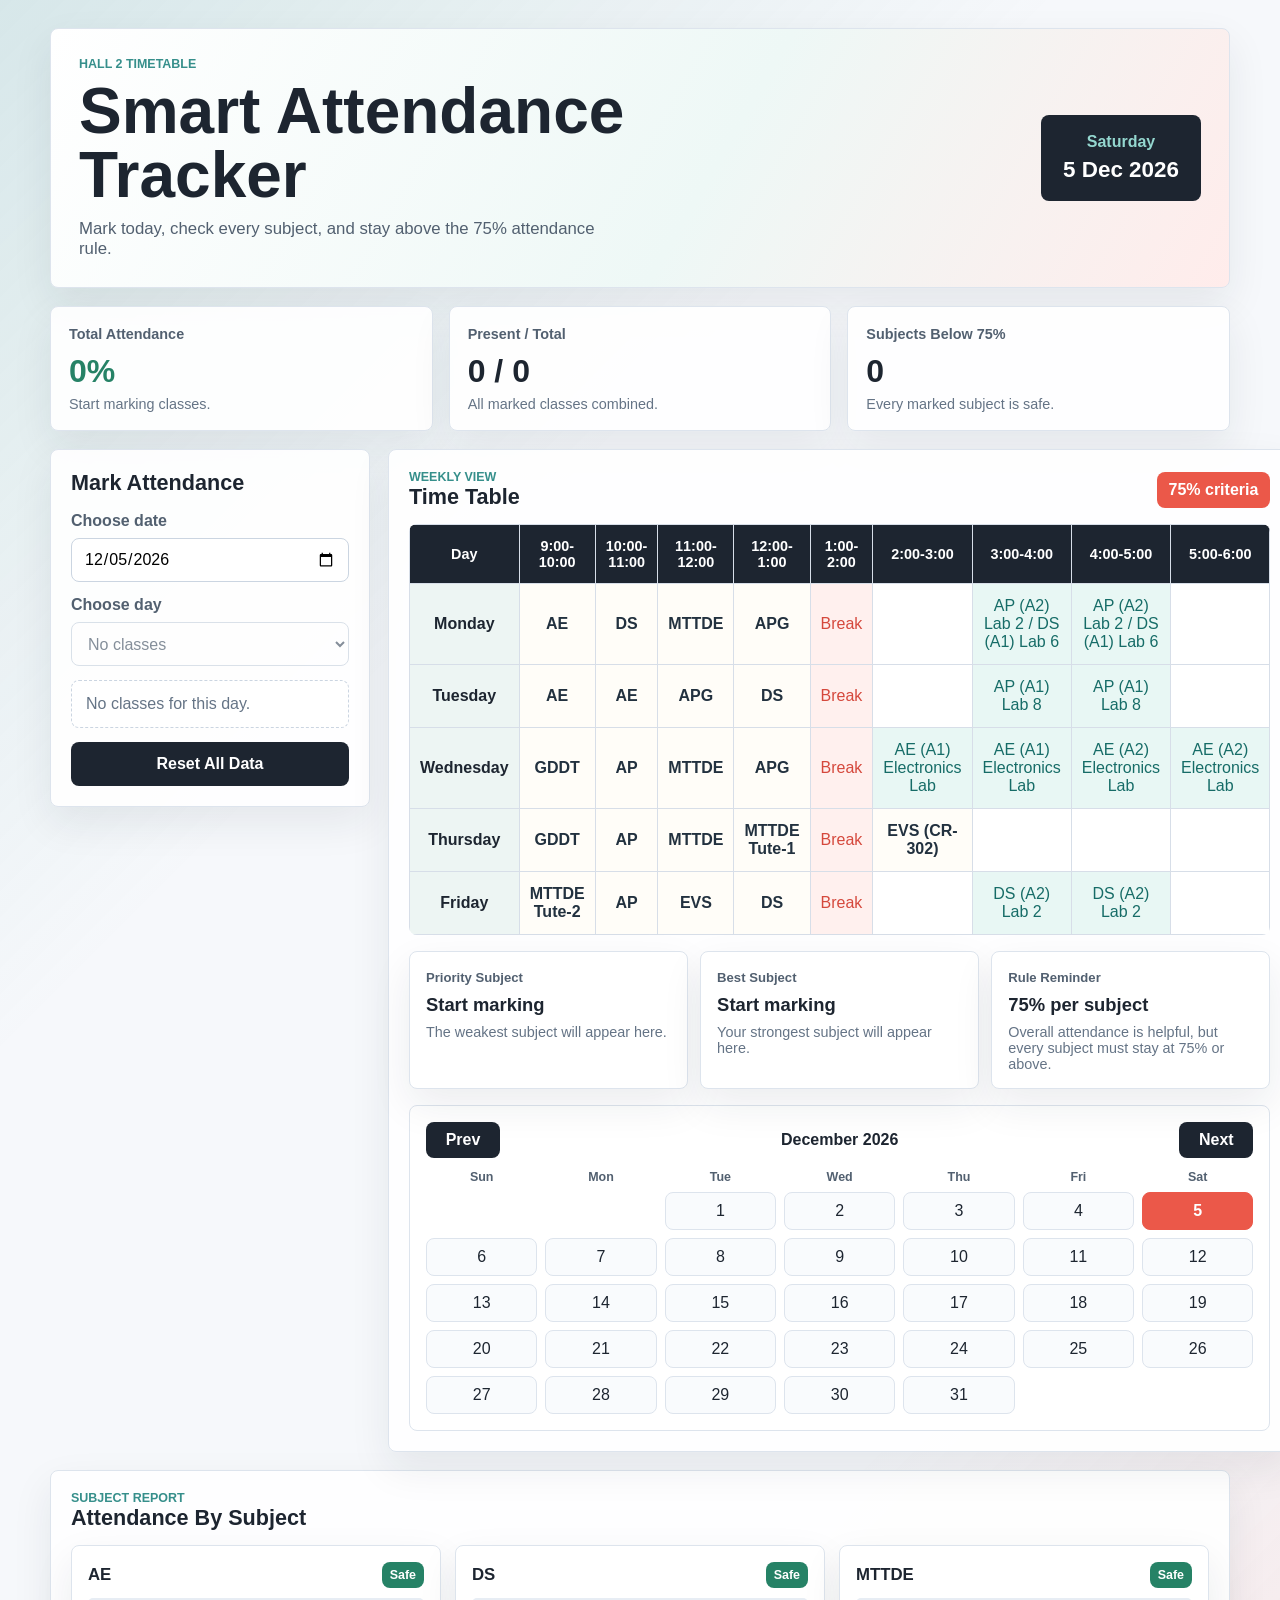
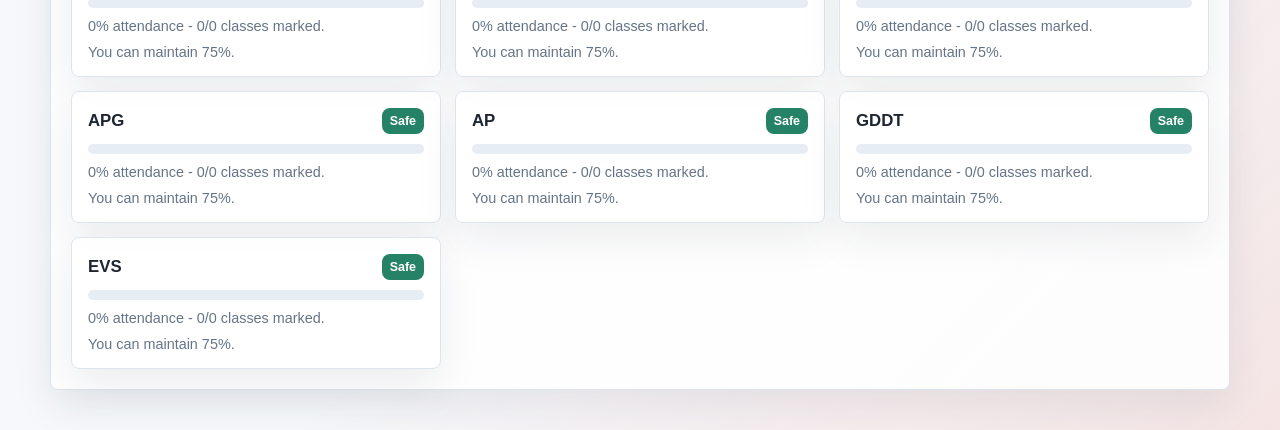
<file: index.html>
<!DOCTYPE html>
<html lang="en">
<head>
  <meta charset="UTF-8">
  <meta name="viewport" content="width=device-width, initial-scale=1.0">
  <title>Smart Attendance Tracker</title>
  <link rel="stylesheet" href="style.css">
</head>
<body>
  <main class="app">
    <section class="top-panel">
      <div>
        <p class="eyebrow">Hall 2 timetable</p>
        <h1>Smart Attendance Tracker</h1>
        <p class="intro">Mark today, check every subject, and stay above the 75% attendance rule.</p>
      </div>

      <div class="date-box">
        <span id="currentDay">Monday</span>
        <strong id="currentDate">Today</strong>
      </div>
    </section>

    <section class="summary-grid" aria-label="Attendance summary">
      <article class="summary-card safe">
        <span>Total Attendance</span>
        <strong id="overallPercent">0%</strong>
        <p id="overallMessage">Start marking classes.</p>
      </article>

      <article class="summary-card">
        <span>Present / Total</span>
        <strong id="overallCount">0 / 0</strong>
        <p>All marked classes combined.</p>
      </article>

      <article class="summary-card">
        <span>Subjects Below 75%</span>
        <strong id="needCount">0</strong>
        <p id="needMessage">Every subject is safe.</p>
      </article>
    </section>

    <section class="tracker-layout">
      <aside class="control-panel">
        <h2>Mark Attendance</h2>

        <label for="datePicker">Choose date</label>
        <input type="date" id="datePicker">

        <label for="daySelect">Choose day</label>
        <select id="daySelect" disabled></select>

        <div class="class-list" id="classList"></div>

        <button class="reset-btn" id="resetBtn" type="button">Reset All Data</button>
      </aside>

      <section class="table-panel">
        <div class="section-heading">
          <div>
            <p class="eyebrow">Weekly view</p>
            <h2>Time Table</h2>
          </div>
          <span class="criteria-pill">75% criteria</span>
        </div>

        <div class="table-wrap">
          <table id="timeTable"></table>
        </div>

        <div class="insight-panel">
          <article class="insight-card">
            <span>Priority Subject</span>
            <strong id="prioritySubject">Start marking</strong>
            <p id="priorityMessage">The weakest subject will appear here.</p>
          </article>

          <article class="insight-card">
            <span>Best Subject</span>
            <strong id="bestSubject">Start marking</strong>
            <p id="bestMessage">Your strongest subject will appear here.</p>
          </article>

          <article class="insight-card">
            <span>Rule Reminder</span>
            <strong>75% per subject</strong>
            <p>Overall attendance is helpful, but every subject must stay at 75% or above.</p>
          </article>
        </div>

        <div class="calendar-panel">
          <div class="calendar-head">
            <button id="prevMonth" type="button">Prev</button>
            <strong id="monthTitle">Month</strong>
            <button id="nextMonth" type="button">Next</button>
          </div>

          <div class="calendar-week">
            <span>Sun</span>
            <span>Mon</span>
            <span>Tue</span>
            <span>Wed</span>
            <span>Thu</span>
            <span>Fri</span>
            <span>Sat</span>
          </div>

          <div class="calendar-grid" id="calendarGrid"></div>
        </div>
      </section>
    </section>

    <section class="subject-panel">
      <div class="section-heading">
        <div>
          <p class="eyebrow">Subject report</p>
          <h2>Attendance By Subject</h2>
        </div>
      </div>

      <div class="subject-grid" id="subjectGrid"></div>
    </section>
  </main>

  <script src="script.js"></script>
</body>
</html>
</file>
<file: style.css>
* {
  box-sizing: border-box;
}

body {
  margin: 0;
  font-family: Arial, Helvetica, sans-serif;
  color: #1d2530;
  background:
    linear-gradient(135deg, rgba(54, 143, 139, 0.16), transparent 32%),
    linear-gradient(315deg, rgba(235, 88, 73, 0.12), transparent 30%),
    #f6f8fb;
}

.app {
  width: min(1180px, calc(100% - 32px));
  margin: 0 auto;
  padding: 28px 0 40px;
}

.top-panel,
.summary-card,
.control-panel,
.table-panel,
.subject-panel,
.insight-card,
.subject-card {
  background: rgba(255, 255, 255, 0.92);
  border: 1px solid #dde4ed;
  border-radius: 8px;
  box-shadow: 0 16px 40px rgba(29, 37, 48, 0.08);
}

.top-panel {
  display: flex;
  align-items: center;
  justify-content: space-between;
  gap: 18px;
  min-height: 180px;
  padding: 28px;
  background: linear-gradient(120deg, #ffffff 0%, #eef8f6 56%, #ffeceb 100%);
}

.eyebrow {
  margin: 0 0 8px;
  color: #368f8b;
  font-size: 0.78rem;
  font-weight: 700;
  letter-spacing: 0;
  text-transform: uppercase;
}

h1,
h2,
p {
  margin-top: 0;
}

h1 {
  max-width: 620px;
  margin-bottom: 12px;
  font-size: clamp(2rem, 5vw, 4.5rem);
  line-height: 1;
}

h2 {
  margin-bottom: 16px;
  font-size: 1.35rem;
}

.intro {
  max-width: 520px;
  margin-bottom: 0;
  color: #526070;
  font-size: 1.05rem;
}

.date-box {
  min-width: 160px;
  padding: 18px;
  border-radius: 8px;
  color: #ffffff;
  background: #1d2530;
  text-align: center;
}

.date-box span,
.date-box strong {
  display: block;
}

.date-box span {
  margin-bottom: 6px;
  color: #94d7cf;
  font-weight: 700;
}

.date-box strong {
  font-size: 1.4rem;
}

.summary-grid {
  display: grid;
  grid-template-columns: repeat(3, 1fr);
  gap: 16px;
  margin: 18px 0;
}

.summary-card {
  padding: 18px;
}

.summary-card span {
  color: #526070;
  font-size: 0.9rem;
  font-weight: 700;
}

.summary-card strong {
  display: block;
  margin: 10px 0 6px;
  font-size: 2rem;
}

.summary-card p {
  margin-bottom: 0;
  color: #657486;
  font-size: 0.9rem;
}

.safe strong {
  color: #268266;
}

.danger strong {
  color: #d5483c;
}

.tracker-layout {
  display: grid;
  grid-template-columns: 320px 1fr;
  gap: 18px;
  align-items: start;
}

.control-panel,
.table-panel,
.subject-panel {
  padding: 20px;
}

label {
  display: block;
  margin-bottom: 8px;
  color: #526070;
  font-weight: 700;
}

select,
input,
button {
  width: 100%;
  min-height: 44px;
  border: 1px solid #cbd5e1;
  border-radius: 8px;
  font: inherit;
}

select,
input {
  padding: 0 12px;
  margin-bottom: 14px;
  background: #ffffff;
}

select:disabled {
  color: #526070;
}

.class-list {
  display: grid;
  gap: 10px;
}

.class-item {
  border: 1px solid #dde4ed;
  border-radius: 8px;
  padding: 12px;
  background: #f9fbfd;
}

.class-info {
  display: flex;
  justify-content: space-between;
  gap: 12px;
  margin-bottom: 10px;
}

.class-info strong {
  color: #1d2530;
}

.class-info span {
  color: #657486;
  font-size: 0.9rem;
}

.mark-buttons {
  display: grid;
  grid-template-columns: 1fr 1fr;
  gap: 8px;
}

.mark-buttons button,
.reset-btn {
  cursor: pointer;
  border: 0;
  color: #ffffff;
  font-weight: 700;
  transition: transform 0.2s ease, opacity 0.2s ease;
}

.mark-buttons button:hover,
.reset-btn:hover {
  transform: translateY(-1px);
}

.present-btn {
  background: #268266;
}

.absent-btn {
  background: #d5483c;
}

.mark-buttons button.inactive {
  opacity: 0.35;
}

.reset-btn {
  margin-top: 14px;
  background: #1d2530;
}

.section-heading {
  display: flex;
  align-items: center;
  justify-content: space-between;
  gap: 16px;
  margin-bottom: 14px;
}

.section-heading h2,
.section-heading .eyebrow {
  margin-bottom: 0;
}

.criteria-pill {
  flex: 0 0 auto;
  padding: 9px 12px;
  border-radius: 8px;
  color: #ffffff;
  background: #eb5849;
  font-weight: 700;
}

.table-wrap {
  overflow-x: auto;
}

.insight-panel {
  display: grid;
  grid-template-columns: repeat(3, 1fr);
  gap: 12px;
  margin-top: 16px;
}

.insight-card {
  padding: 16px;
  background: #ffffff;
}

.insight-card span {
  color: #526070;
  font-size: 0.82rem;
  font-weight: 700;
}

.insight-card strong {
  display: block;
  margin: 8px 0;
  color: #1d2530;
  font-size: 1.15rem;
}

.insight-card p {
  margin-bottom: 0;
  color: #657486;
  font-size: 0.9rem;
}

.calendar-panel {
  margin-top: 16px;
  padding: 16px;
  border: 1px solid #dde4ed;
  border-radius: 8px;
  background: #ffffff;
}

.calendar-head {
  display: grid;
  grid-template-columns: 74px 1fr 74px;
  gap: 10px;
  align-items: center;
  margin-bottom: 12px;
  text-align: center;
}

.calendar-head button {
  min-height: 36px;
  border: 0;
  color: #ffffff;
  background: #1d2530;
  cursor: pointer;
  font-weight: 700;
}

.calendar-week,
.calendar-grid {
  display: grid;
  grid-template-columns: repeat(7, 1fr);
  gap: 8px;
}

.calendar-week {
  margin-bottom: 8px;
  color: #526070;
  font-size: 0.78rem;
  font-weight: 700;
  text-align: center;
}

.calendar-day {
  min-height: 38px;
  border: 1px solid #dde4ed;
  border-radius: 8px;
  color: #1d2530;
  background: #f9fbfd;
  cursor: pointer;
}

.calendar-day.empty {
  border: 0;
  background: transparent;
  cursor: default;
}

.calendar-day.marked {
  border-color: #368f8b;
  background: #e8f7f4;
  font-weight: 700;
}

.calendar-day.selected {
  color: #ffffff;
  border-color: #eb5849;
  background: #eb5849;
  font-weight: 700;
}

table {
  width: 100%;
  min-width: 820px;
  border-collapse: collapse;
  overflow: hidden;
  border-radius: 8px;
}

th,
td {
  border: 1px solid #d7dee8;
  padding: 13px 10px;
  text-align: center;
  vertical-align: middle;
}

th {
  color: #ffffff;
  background: #1d2530;
  font-size: 0.9rem;
}

td {
  background: #ffffff;
}

td.day-name {
  color: #1d2530;
  background: #edf5f3;
  font-weight: 700;
}

td.has-class {
  color: #22313f;
  background: #fffdf8;
  font-weight: 700;
}

td.break-cell {
  color: #d5483c;
  background: #fff0ee;
}

td.lab-cell {
  color: #166c67;
  background: #e8f7f4;
}

.subject-panel {
  margin-top: 18px;
}

.subject-grid {
  display: grid;
  grid-template-columns: repeat(3, 1fr);
  gap: 14px;
}

.subject-card {
  padding: 16px;
}

.subject-top {
  display: flex;
  align-items: center;
  justify-content: space-between;
  gap: 10px;
  margin-bottom: 10px;
}

.subject-top strong {
  font-size: 1.05rem;
}

.status {
  border-radius: 8px;
  padding: 6px 8px;
  color: #ffffff;
  font-size: 0.78rem;
  font-weight: 700;
}

.status.ok {
  background: #268266;
}

.status.low {
  background: #d5483c;
}

.progress {
  height: 10px;
  overflow: hidden;
  border-radius: 8px;
  background: #e7edf4;
}

.progress span {
  display: block;
  height: 100%;
  background: linear-gradient(90deg, #368f8b, #9acb4a);
}

.subject-card p {
  margin: 10px 0 0;
  color: #657486;
  font-size: 0.9rem;
}

.empty-note {
  margin: 0;
  padding: 14px;
  border: 1px dashed #cbd5e1;
  border-radius: 8px;
  color: #657486;
  background: #ffffff;
}

@media (max-width: 900px) {
  .summary-grid,
  .tracker-layout,
  .insight-panel,
  .subject-grid {
    grid-template-columns: 1fr 1fr;
  }

  .control-panel {
    grid-column: 1 / -1;
  }
}

@media (max-width: 640px) {
  .app {
    width: min(100% - 20px, 1180px);
    padding-top: 12px;
  }

  .top-panel,
  .section-heading {
    align-items: stretch;
    flex-direction: column;
  }

  .summary-grid,
  .tracker-layout,
  .insight-panel,
  .subject-grid {
    grid-template-columns: 1fr;
  }

  h1 {
    font-size: 2.3rem;
  }
}
</file>
